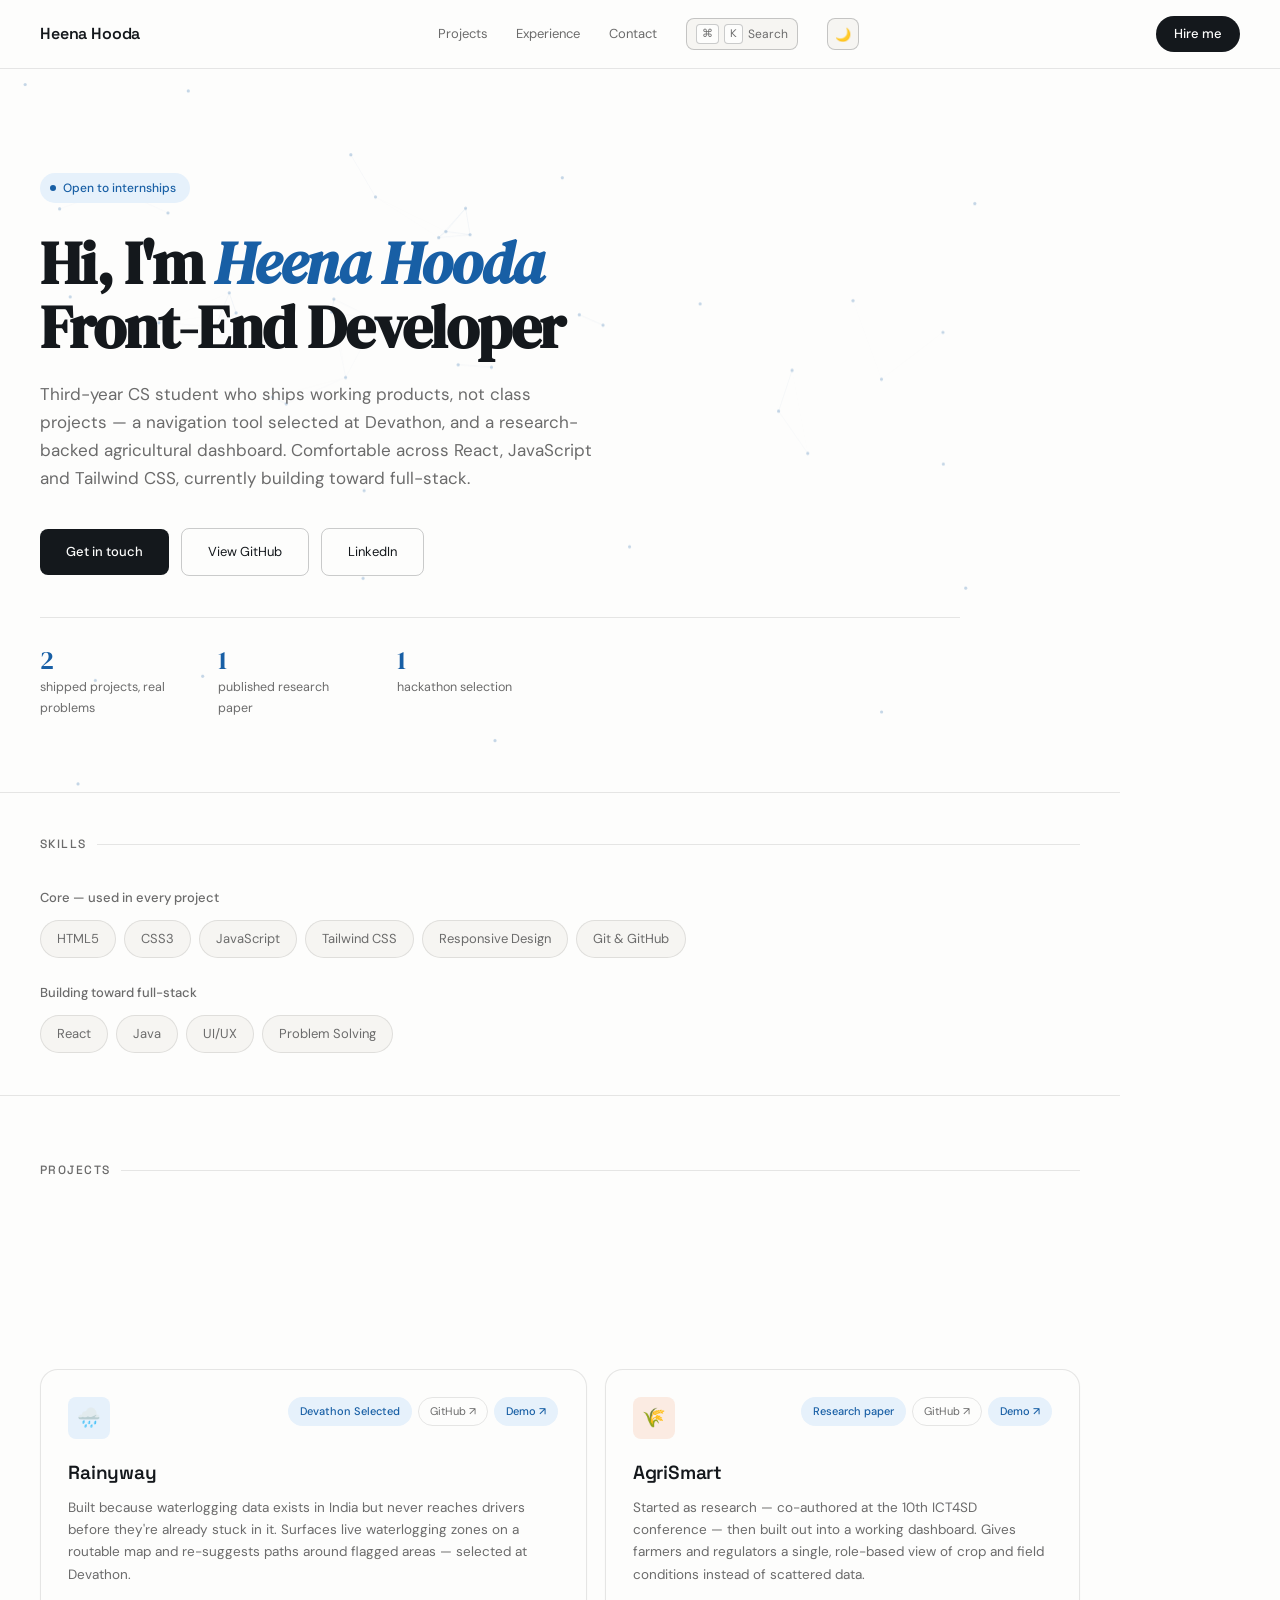
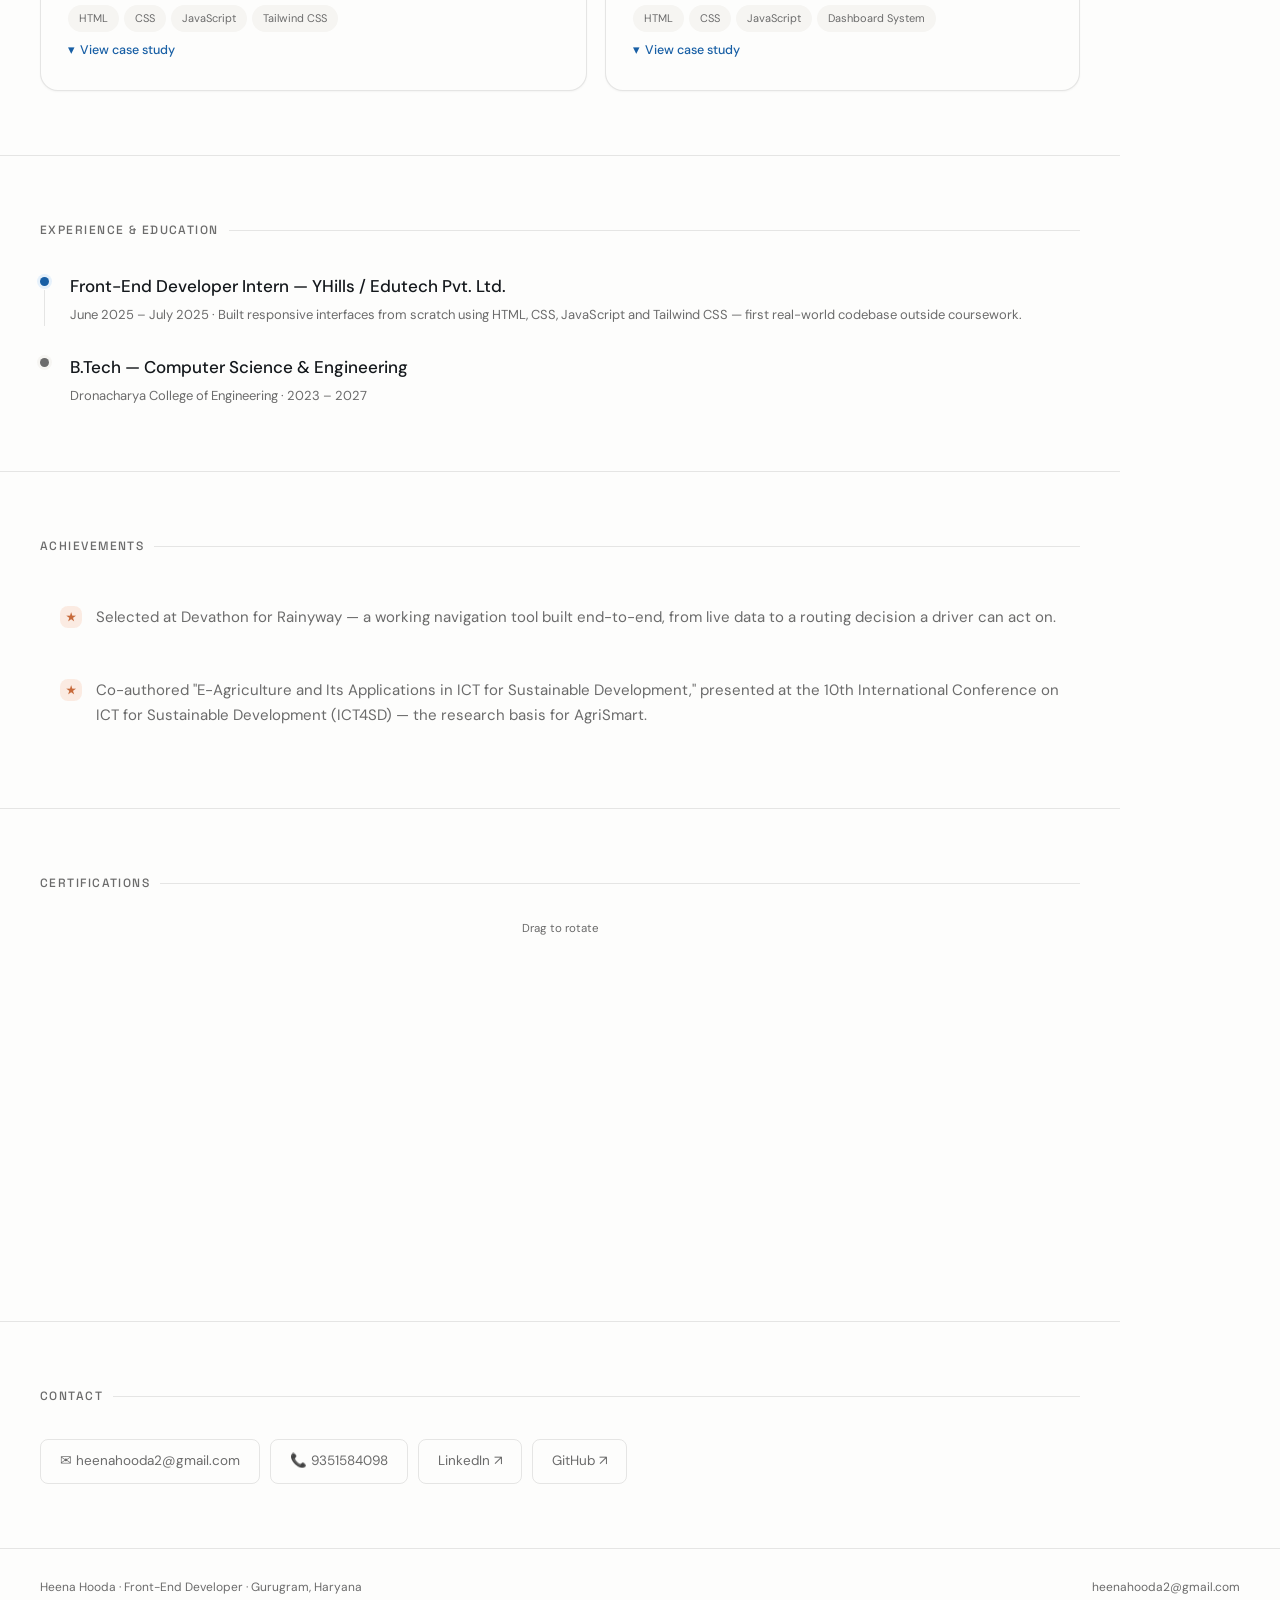
<file: index.html>
<!DOCTYPE html>
<html lang="en">
<head>
<meta charset="UTF-8">
<meta name="viewport" content="width=device-width, initial-scale=1.0">
<meta name="description" content="Heena Hooda — front-end developer. Rainyway, a Devathon-selected waterlogging navigation tool, and AgriSmart, a research-backed agricultural dashboard.">
<title>Heena Hooda — Front-End Developer</title>
<link href="https://fonts.googleapis.com/css2?family=DM+Sans:wght@300;400;500;600&family=DM+Serif+Display:ital@0;1&family=Space+Grotesk:wght@400;500;600&display=swap" rel="stylesheet">
<style>
  *, *::before, *::after { margin: 0; padding: 0; box-sizing: border-box; }

  :root {
    --blue: #185FA5;
    --blue-light: #E6F1FB;
    --amber: #C76A3B;
    --amber-light: #FBEBE2;
    --text: #14181c;
    --muted: #6b6b6b;
    --border: rgba(20,24,28,0.1);
    --border-strong: rgba(20,24,28,0.22);
    --bg: #fdfdfc;
    --bg2: #f6f5f2;
    --card-shadow: 0 1px 2px rgba(20,24,28,0.04);
    --card-shadow-hover: 0 16px 36px -14px rgba(20,24,28,0.18);

    /* type scale, ratio 1.25 */
    --fs-caption: 12px;
    --fs-small: 13px;
    --fs-body: 15px;
    --fs-body-lg: 17px;
    --fs-h3: 19px;
    --fs-h2: 28px;
    --fs-h1: clamp(38px, 6.2vw, 60px);

    --radius-sm: 8px;
    --radius-md: 12px;
    --radius-lg: 18px;
  }

  html.dark {
    --blue: #5B9FE3;
    --blue-light: rgba(91,159,227,0.14);
    --amber: #E08F62;
    --amber-light: rgba(224,143,98,0.12);
    --text: #EDEFF2;
    --muted: #9097a0;
    --border: rgba(237,239,242,0.1);
    --border-strong: rgba(237,239,242,0.2);
    --bg: #0E1115;
    --bg2: #161A1F;
    --card-shadow: 0 1px 2px rgba(0,0,0,0.3);
    --card-shadow-hover: 0 20px 50px -14px rgba(0,0,0,0.55);
  }

  html { scroll-behavior: smooth; }

  body {
    font-family: 'DM Sans', sans-serif;
    color: var(--text);
    background: var(--bg);
    font-size: var(--fs-body);
    line-height: 1.7;
    transition: background 0.3s ease, color 0.3s ease;
  }

  @media (prefers-reduced-motion: reduce) {
    html { scroll-behavior: auto; }
    *, *::before, *::after { animation-duration: 0.01ms !important; transition-duration: 0.01ms !important; }
  }

  a { text-decoration: none; color: inherit; }
  :focus-visible { outline: 2px solid var(--blue); outline-offset: 3px; border-radius: 4px; }
  button { font-family: inherit; cursor: pointer; }

  .skip-link {
    position: absolute; left: -9999px; top: 0; z-index: 200;
    background: var(--text); color: var(--bg); padding: 10px 18px; border-radius: var(--radius-sm);
    font-size: var(--fs-small); font-weight: 500;
  }
  .skip-link:focus { left: 1rem; top: 1rem; }

  /* ---------- NAV ---------- */
  nav {
    position: sticky; top: 0; z-index: 100;
    background: color-mix(in srgb, var(--bg) 88%, transparent);
    backdrop-filter: blur(14px);
    border-bottom: 0.5px solid var(--border);
    display: flex; justify-content: space-between; align-items: center;
    padding: 1rem 2.5rem;
  }
  .nav-logo { font-family: 'Space Grotesk', sans-serif; font-weight: 600; font-size: 16px; letter-spacing: -0.01em; }
  .nav-links { display: flex; gap: 1.8rem; align-items: center; }
  .nav-links a { font-size: var(--fs-small); color: var(--muted); transition: color 0.2s; position: relative; }
  .nav-links a::after {
    content: ''; position: absolute; left: 0; bottom: -4px; width: 0; height: 1px;
    background: var(--blue); transition: width 0.25s ease;
  }
  .nav-links a:hover { color: var(--text); }
  .nav-links a:hover::after { width: 100%; }

  .icon-btn {
    width: 32px; height: 32px; border-radius: var(--radius-sm); border: 0.5px solid var(--border-strong);
    background: var(--bg2); display: flex; align-items: center; justify-content: center;
    transition: border-color 0.2s, background 0.2s;
    font-size: 13px;
  }
  .icon-btn:hover { border-color: var(--blue); background: var(--blue-light); }

  .kbd-hint {
    display: inline-flex; align-items: center; gap: 5px;
    font-size: 12px; color: var(--muted); border: 0.5px solid var(--border-strong);
    border-radius: var(--radius-sm); padding: 5px 9px; background: var(--bg2);
    transition: border-color 0.2s, background 0.2s;
  }
  .kbd-hint:hover { border-color: var(--blue); background: var(--blue-light); color: var(--text); }
  .kbd-hint kbd {
    font-family: 'Space Grotesk', sans-serif; font-size: 11px; background: var(--bg);
    border: 0.5px solid var(--border-strong); border-radius: 4px; padding: 1px 5px; line-height: 1.4;
  }

  .nav-cta {
    font-size: var(--fs-small); padding: 7px 18px; background: var(--text); color: var(--bg);
    border-radius: 100px; transition: opacity 0.2s, transform 0.2s; font-weight: 500;
  }
  .nav-cta:hover { opacity: 0.85; transform: translateY(-1px); }

  /* ---------- HERO ---------- */
  .hero {
    position: relative;
    padding: 6.5rem 2.5rem 4.5rem;
    max-width: 1000px;
    overflow: hidden;
  }
  #hero-canvas {
    position: absolute; inset: 0; width: 100%; height: 100%;
    pointer-events: none; opacity: 0.55;
  }
  .hero-content { position: relative; z-index: 2; }

  .hero-badge {
    display: inline-flex; align-items: center; gap: 7px;
    font-size: var(--fs-caption); color: var(--blue); background: var(--blue-light);
    border-radius: 100px; padding: 5px 14px 5px 10px; margin-bottom: 1.8rem; font-weight: 500;
  }
  .hero-badge .dot { width: 6px; height: 6px; border-radius: 50%; background: var(--blue); animation: pulse 2s infinite; }
  @keyframes pulse { 0%,100%{opacity:1} 50%{opacity:0.3} }

  .hero h1 {
    font-family: 'DM Serif Display', serif;
    font-size: var(--fs-h1);
    line-height: 1.06;
    letter-spacing: -1.2px;
    margin-bottom: 1.3rem;
  }
  .hero h1 em { font-style: italic; color: var(--blue); }

  .hero-sub {
    font-size: var(--fs-body-lg); color: var(--muted); max-width: 560px; margin-bottom: 2.2rem;
    line-height: 1.65;
  }

  .hero-btns { display: flex; gap: 12px; flex-wrap: wrap; margin-bottom: 2.6rem; align-items: center; }

  .btn-dark {
    background: var(--text); color: var(--bg); padding: 12px 26px; border-radius: var(--radius-sm);
    font-size: var(--fs-small); font-weight: 500; transition: transform 0.25s cubic-bezier(.2,.8,.2,1), box-shadow 0.25s;
  }
  .btn-dark:hover { transform: translateY(-2px); box-shadow: 0 10px 24px -8px rgba(0,0,0,0.35); }

  .btn-outline {
    background: transparent; color: var(--text); padding: 12px 26px; border-radius: var(--radius-sm);
    font-size: var(--fs-small); border: 0.5px solid var(--border-strong);
    transition: border-color 0.2s, transform 0.25s cubic-bezier(.2,.8,.2,1), background 0.2s;
  }
  .btn-outline:hover { border-color: var(--blue); background: var(--blue-light); transform: translateY(-2px); }

  .hero-stats {
    display: flex; gap: 2.4rem; flex-wrap: wrap;
    padding-top: 1.8rem; border-top: 0.5px solid var(--border);
  }
  .stat-num {
    font-family: 'DM Serif Display', serif; font-size: 26px; color: var(--blue); line-height: 1;
    margin-bottom: 4px;
  }
  .stat-label { font-size: 12.5px; color: var(--muted); max-width: 140px; }

  /* ---------- SECTIONS ---------- */
  section { padding: 4rem 2.5rem; border-top: 0.5px solid var(--border); max-width: 1120px; }
  section.tight { padding-top: 2.6rem; padding-bottom: 2.6rem; }

  .section-label {
    font-family: 'Space Grotesk', sans-serif;
    font-size: var(--fs-caption); font-weight: 500; letter-spacing: 0.12em; text-transform: uppercase;
    color: var(--muted); margin-bottom: 2rem;
    display: flex; align-items: center; gap: 10px;
  }
  .section-label::after { content: ''; flex: 1; height: 0.5px; background: var(--border); }

  /* ---------- SKILLS ---------- */
  .skill-group-title { font-size: var(--fs-small); color: var(--muted); margin-bottom: 0.7rem; font-weight: 500; }
  .skills-wrap { display: flex; flex-wrap: wrap; gap: 8px; }
  .skill {
    font-size: var(--fs-small); padding: 7px 16px; border-radius: 100px; border: 0.5px solid var(--border);
    color: var(--muted); background: var(--bg2);
    transition: border-color 0.2s, color 0.2s, transform 0.2s, background 0.2s;
  }
  .skill:hover { border-color: var(--blue); color: var(--text); background: var(--blue-light); transform: translateY(-1px); }

  /* ---------- PROJECTS ---------- */
  .projects-grid { display: grid; grid-template-columns: 1.15fr 1fr; gap: 18px; }
  @media (max-width: 800px) { .projects-grid { grid-template-columns: 1fr; } }

  .project-card {
    border: 0.5px solid var(--border); border-radius: var(--radius-lg); padding: 1.7rem;
    background: var(--bg); box-shadow: var(--card-shadow);
    transition: border-color 0.25s, transform 0.3s cubic-bezier(.2,.8,.2,1), box-shadow 0.3s;
  }
  .project-card:hover {
    border-color: var(--border-strong); transform: translateY(-4px);
    box-shadow: var(--card-shadow-hover);
  }
  .card-top { display: flex; justify-content: space-between; align-items: flex-start; margin-bottom: 1.1rem; gap: 0.8rem; }
  .card-icon {
    width: 42px; height: 42px; border-radius: var(--radius-sm); display: flex; align-items: center;
    justify-content: center; font-size: 19px; flex-shrink: 0;
  }
  .card-links { display: flex; gap: 6px; align-items: center; flex-wrap: wrap; justify-content: flex-end; }
  .chip {
    font-size: 11px; padding: 4px 11px; border-radius: 100px; border: 0.5px solid var(--border);
    color: var(--muted); transition: color 0.2s, border-color 0.2s;
  }
  .chip:hover { color: var(--text); border-color: var(--border-strong); }
  .chip-blue { background: var(--blue-light); color: var(--blue); border-color: transparent; font-weight: 500; }
  .card-title {
    font-family: 'Space Grotesk', sans-serif; font-size: var(--fs-h3); font-weight: 600; margin-bottom: 8px;
    letter-spacing: -0.01em;
  }
  .card-desc { font-size: 13.5px; color: var(--muted); line-height: 1.65; margin-bottom: 1.2rem; }
  .tag-row { display: flex; flex-wrap: wrap; gap: 5px; align-items: center; }
  .tag { font-size: 11px; padding: 4px 11px; border-radius: 100px; background: var(--bg2); color: var(--muted); }

  .case-study-toggle {
    display: inline-flex; align-items: center; gap: 5px; font-size: 12.5px; color: var(--blue);
    background: none; border: none; padding: 4px 0; margin-top: 0.4rem; font-weight: 500;
  }
  .case-study-toggle .chev { transition: transform 0.25s ease; display: inline-block; }
  .case-study-toggle[aria-expanded="true"] .chev { transform: rotate(180deg); }

  .case-study {
    overflow: hidden; max-height: 0; transition: max-height 0.4s cubic-bezier(.2,.8,.2,1);
  }
  .case-study.open { max-height: 600px; }
  .case-study-inner {
    padding-top: 1.2rem; margin-top: 1rem; border-top: 0.5px solid var(--border);
    display: grid; gap: 0.9rem;
  }
  .cs-block-label {
    font-family: 'Space Grotesk', sans-serif; font-size: 11px; font-weight: 600; letter-spacing: 0.08em;
    text-transform: uppercase; color: var(--muted); margin-bottom: 4px;
  }
  .cs-block p, .cs-block li { font-size: 13px; color: var(--muted); line-height: 1.6; }
  .cs-block ul { padding-left: 1.1rem; }

  /* ---------- TIMELINE ---------- */
  .timeline { display: flex; flex-direction: column; gap: 1.7rem; }
  .tl-item { display: flex; gap: 1.3rem; }
  .tl-left { display: flex; flex-direction: column; align-items: center; gap: 4px; padding-top: 5px; }
  .tl-dot { width: 9px; height: 9px; border-radius: 50%; background: var(--blue); flex-shrink: 0; box-shadow: 0 0 0 3px var(--blue-light); }
  .tl-dot.gray { background: var(--muted); box-shadow: 0 0 0 3px var(--bg2); }
  .tl-line { width: 1px; flex: 1; background: var(--border); min-height: 30px; }
  .tl-title { font-size: var(--fs-body-lg); font-weight: 500; }
  .tl-sub { font-size: var(--fs-small); color: var(--muted); margin-top: 4px; line-height: 1.6; }

  /* ---------- ACHIEVEMENTS ---------- */
  .ach-list { display: flex; flex-direction: column; gap: 14px; }
  .ach-item {
    display: flex; gap: 14px; align-items: flex-start; font-size: var(--fs-body); color: var(--muted);
    line-height: 1.65; padding: 1rem 1.2rem; border-radius: var(--radius-md);
    border: 0.5px solid transparent; transition: border-color 0.2s, background 0.2s;
  }
  .ach-item:hover { border-color: var(--border); background: var(--bg2); }
  .ach-mark {
    width: 22px; height: 22px; border-radius: var(--radius-sm); background: var(--amber-light); color: var(--amber);
    display: flex; align-items: center; justify-content: center; font-size: 11px; font-weight: 600;
    flex-shrink: 0; margin-top: 1px;
  }

  /* ---------- CERTIFICATIONS ---------- */
  .cert-grid { display: grid; grid-template-columns: repeat(auto-fit, minmax(200px, 1fr)); gap: 12px; }
  .cert-card {
    border: 0.5px solid var(--border); border-radius: var(--radius-md); padding: 1.1rem 1.3rem; background: var(--bg2);
    transition: border-color 0.2s, transform 0.2s;
  }
  .cert-card:hover { border-color: var(--border-strong); transform: translateY(-2px); }
  .cert-name { font-size: var(--fs-small); font-weight: 500; margin-bottom: 3px; }
  .cert-by { font-size: 12px; color: var(--muted); }

  /* ---------- CONTACT ---------- */
  .contact-chips { display: flex; flex-wrap: wrap; gap: 10px; }
  .contact-chip {
    display: flex; align-items: center; gap: 9px; font-size: 13.5px; color: var(--muted);
    border: 0.5px solid var(--border); padding: 10px 19px; border-radius: var(--radius-sm);
    transition: color 0.2s, border-color 0.2s, transform 0.2s, background 0.2s;
  }
  .contact-chip:hover {
    color: var(--text); border-color: var(--blue); background: var(--blue-light);
    transform: translateY(-2px);
  }

  footer {
    border-top: 0.5px solid var(--border); padding: 1.8rem 2.5rem; font-size: 12px; color: var(--muted);
    display: flex; justify-content: space-between; flex-wrap: wrap; gap: 8px;
  }

  .fade-in { opacity: 0; transform: translateY(18px); transition: opacity 0.6s ease, transform 0.6s ease; }
  .fade-in.visible { opacity: 1; transform: translateY(0); }

  /* ---------- COMMAND PALETTE ---------- */
  .palette-overlay {
    position: fixed; inset: 0; z-index: 300; background: rgba(10,12,14,0.5);
    backdrop-filter: blur(3px);
    display: flex; align-items: flex-start; justify-content: center;
    padding-top: 14vh;
    opacity: 0; visibility: hidden; transition: opacity 0.18s ease;
  }
  .palette-overlay.open { opacity: 1; visibility: visible; }

  .palette {
    width: 100%; max-width: 460px; background: var(--bg); border: 0.5px solid var(--border-strong);
    border-radius: var(--radius-md); box-shadow: 0 30px 70px -20px rgba(0,0,0,0.4);
    overflow: hidden;
    transform: translateY(-8px) scale(0.98); transition: transform 0.18s ease;
  }
  .palette-overlay.open .palette { transform: translateY(0) scale(1); }

  .palette-input-row {
    display: flex; align-items: center; gap: 10px; padding: 14px 16px;
    border-bottom: 0.5px solid var(--border);
  }
  .palette-input-row svg { flex-shrink: 0; color: var(--muted); }
  #palette-input {
    flex: 1; border: none; outline: none; background: none; font-size: 15px;
    color: var(--text); font-family: 'DM Sans', sans-serif;
  }
  #palette-input::placeholder { color: var(--muted); }

  .palette-results { max-height: 320px; overflow-y: auto; padding: 6px; }
  .palette-item {
    display: flex; align-items: center; gap: 12px; padding: 10px 12px; border-radius: var(--radius-sm);
    font-size: 13.5px; color: var(--text); cursor: pointer; width: 100%; text-align: left; background: none; border: none;
  }
  .palette-item .pi-icon {
    width: 26px; height: 26px; border-radius: 7px; background: var(--bg2); display: flex;
    align-items: center; justify-content: center; font-size: 13px; flex-shrink: 0;
  }
  .palette-item .pi-sub { color: var(--muted); font-size: 12px; margin-left: auto; }
  .palette-item[aria-selected="true"], .palette-item:hover { background: var(--blue-light); }
  .palette-empty { padding: 24px 16px; text-align: center; color: var(--muted); font-size: 13px; }
  .palette-footer {
    display: flex; gap: 14px; padding: 9px 16px; border-top: 0.5px solid var(--border);
    font-size: 11px; color: var(--muted);
  }
  .palette-footer kbd {
    font-family: 'Space Grotesk', sans-serif; background: var(--bg2); border: 0.5px solid var(--border-strong);
    border-radius: 4px; padding: 1px 5px; margin-right: 4px;
  }

  /* ---------- FLOWING MENU ---------- */
  .flow-menu { border: 0.5px solid var(--border); border-radius: var(--radius-lg); overflow: hidden; margin-bottom: 1.6rem; }
  .flow-item {
    position: relative; display: block; padding: 1.4rem 1.8rem;
    border-bottom: 0.5px solid var(--border); overflow: hidden; cursor: pointer;
    background: var(--bg);
  }
  .flow-item:last-child { border-bottom: none; }
  .flow-item-row {
    display: flex; align-items: center; justify-content: space-between; gap: 1rem; position: relative; z-index: 2;
  }
  .flow-item-title {
    font-family: 'Space Grotesk', sans-serif; font-size: clamp(20px, 3.4vw, 30px); font-weight: 600;
    letter-spacing: -0.01em; transition: color 0.4s ease;
  }
  .flow-item-tag {
    font-size: 11px; color: var(--muted); border: 0.5px solid var(--border-strong); border-radius: 100px;
    padding: 4px 12px; flex-shrink: 0; transition: border-color 0.3s, color 0.3s;
  }
  .flow-item-arrow { font-size: 18px; color: var(--muted); transition: transform 0.35s cubic-bezier(.2,.8,.2,1), color 0.3s; }

  .flow-marquee {
    position: absolute; inset: 0; display: flex; align-items: center;
    background: var(--text); color: var(--bg);
    transform: translateY(101%); transition: transform 0.45s cubic-bezier(.2,.85,.2,1);
    overflow: hidden; z-index: 1; white-space: nowrap;
  }
  .flow-item:hover .flow-marquee { transform: translateY(0); }
  .flow-item:hover .flow-item-title { color: var(--bg); }
  .flow-item:hover .flow-item-tag { border-color: rgba(255,255,255,0.4); color: var(--bg); }
  .flow-item:hover .flow-item-arrow { color: var(--bg); transform: translateX(6px) rotate(0deg); }

  .flow-track {
    display: flex; align-items: center; gap: 2.5rem; padding-left: 2.5rem;
    animation: flow-scroll 11s linear infinite;
    will-change: transform;
  }
  .flow-item:hover .flow-track { animation-play-state: running; }
  .flow-track span {
    font-family: 'Space Grotesk', sans-serif; font-size: clamp(20px, 3.4vw, 30px); font-weight: 600;
    display: flex; align-items: center; gap: 1.2rem; flex-shrink: 0;
  }
  .flow-track span::after { content: '✦'; font-size: 14px; opacity: 0.5; margin-left: 1.2rem; }

  @keyframes flow-scroll {
    from { transform: translateX(0); }
    to { transform: translateX(-50%); }
  }

  @media (prefers-reduced-motion: reduce) {
    .flow-track { animation: none; }
  }

  /* ---------- DOME GALLERY (certifications) ---------- */
  .dome-wrap {
    position: relative; height: 280px; margin: 0 auto 1rem;
    perspective: 1100px; display: flex; align-items: center; justify-content: center;
    cursor: grab; touch-action: pan-y;
  }
  .dome-wrap.grabbing { cursor: grabbing; }
  .dome-stage {
    position: relative; width: 220px; height: 150px;
    transform-style: preserve-3d;
    transition: transform 0.15s ease-out;
  }
  .dome-card {
    position: absolute; top: 0; left: 0; width: 200px; height: 130px;
    border-radius: var(--radius-md); border: 0.5px solid var(--border-strong);
    background: var(--bg2); display: flex; flex-direction: column; justify-content: center;
    padding: 1.1rem 1.2rem; box-shadow: var(--card-shadow);
    backface-visibility: hidden;
  }
  .dome-card .cert-name { font-size: 13px; font-weight: 600; margin-bottom: 4px; }
  .dome-card .cert-by { font-size: 11.5px; color: var(--muted); }
  .dome-hint {
    text-align: center; font-size: 11.5px; color: var(--muted); margin-top: -0.4rem; margin-bottom: 1.4rem;
  }

  @media (max-width: 600px) {
    nav { padding: 1rem 1.2rem; }
    .nav-links { display: none; }
    .hero { padding: 3.5rem 1.2rem 2.2rem; }
    section { padding: 2.4rem 1.2rem; }
    footer { padding: 1.2rem 1.2rem; }
    .hero-stats { gap: 1.6rem; }
    .palette-overlay { padding-top: 8vh; padding-left: 1rem; padding-right: 1rem; }
    .flow-item { padding: 1.1rem 1.2rem; }
    .flow-item-tag { display: none; }
    .dome-wrap { height: 230px; }
  }

</style>
</head>
<body>

<a href="#main" class="skip-link">Skip to content</a>

<nav>
  <div class="nav-logo">Heena Hooda</div>
  <div class="nav-links">
    <a href="#projects">Projects</a>
    <a href="#experience">Experience</a>
    <a href="#contact">Contact</a>
    <button class="kbd-hint" id="palette-trigger" type="button" aria-haspopup="dialog">
      <kbd>⌘</kbd><kbd>K</kbd> Search
    </button>
    <button class="icon-btn" id="theme-toggle" aria-label="Toggle dark mode" type="button">🌙</button>
  </div>
  <a class="nav-cta" href="mailto:heenahooda2@gmail.com">Hire me</a>
</nav>

<main id="main">

<div class="hero fade-in">
  <canvas id="hero-canvas" aria-hidden="true"></canvas>
  <div class="hero-content">
    <div class="hero-badge"><span class="dot"></span>Open to internships</div>
    <h1>Hi, I'm <em>Heena Hooda</em><br>Front-End Developer</h1>
    <p class="hero-sub">Third-year CS student who ships working products, not class projects — a navigation tool selected at Devathon, and a research-backed agricultural dashboard. Comfortable across React, JavaScript and Tailwind CSS, currently building toward full-stack.</p>
    <div class="hero-btns">
      <a class="btn-dark" href="mailto:heenahooda2@gmail.com">Get in touch</a>
      <a class="btn-outline" href="https://github.com/heenahooda" target="_blank">View GitHub</a>
      <a class="btn-outline" href="https://linkedin.com/in/heena-hooda-870b40323" target="_blank">LinkedIn</a>
    </div>
    <div class="hero-stats">
      <div>
        <div class="stat-num">2</div>
        <div class="stat-label">shipped projects, real problems</div>
      </div>
      <div>
        <div class="stat-num">1</div>
        <div class="stat-label">published research paper</div>
      </div>
      <div>
        <div class="stat-num">1</div>
        <div class="stat-label">hackathon selection</div>
      </div>
    </div>
  </div>
</div>

<section class="fade-in tight">
  <div class="section-label">Skills</div>
  <div style="margin-bottom: 1.5rem;">
    <div class="skill-group-title">Core — used in every project</div>
    <div class="skills-wrap">
      <span class="skill">HTML5</span>
      <span class="skill">CSS3</span>
      <span class="skill">JavaScript</span>
      <span class="skill">Tailwind CSS</span>
      <span class="skill">Responsive Design</span>
      <span class="skill">Git & GitHub</span>
    </div>
  </div>
  <div>
    <div class="skill-group-title">Building toward full-stack</div>
    <div class="skills-wrap">
      <span class="skill">React</span>
      <span class="skill">Java</span>
      <span class="skill">UI/UX</span>
      <span class="skill">Problem Solving</span>
    </div>
  </div>
</section>

<section id="projects" class="fade-in">
  <div class="section-label">Projects</div>

  <nav class="flow-menu" aria-label="Jump to a project">
    <a class="flow-item" data-flow-target="card-rainyway">
      <div class="flow-item-row">
        <span class="flow-item-title">Rainyway</span>
        <span class="flow-item-tag">Devathon Selected</span>
        <span class="flow-item-arrow">→</span>
      </div>
      <div class="flow-marquee" aria-hidden="true">
        <div class="flow-track">
          <span>Rainyway</span><span>Live waterlogging</span><span>Devathon selected</span><span>Rainyway</span><span>Live waterlogging</span><span>Devathon selected</span>
        </div>
      </div>
    </a>
    <a class="flow-item" data-flow-target="card-agrismart">
      <div class="flow-item-row">
        <span class="flow-item-title">AgriSmart</span>
        <span class="flow-item-tag">Research-backed</span>
        <span class="flow-item-arrow">→</span>
      </div>
      <div class="flow-marquee" aria-hidden="true">
        <div class="flow-track">
          <span>AgriSmart</span><span>ICT4SD research</span><span>Crop dashboard</span><span>AgriSmart</span><span>ICT4SD research</span><span>Crop dashboard</span>
        </div>
      </div>
    </a>
  </nav>

  <div class="projects-grid">

    <div class="project-card" id="card-rainyway">
      <div class="card-top">
        <div class="card-icon" style="background:var(--blue-light);">🌧️</div>
        <div class="card-links">
          <span class="chip chip-blue"> Devathon  Selected </span>
          <a class="chip" href="https://github.com/heenahooda/rainyscape-" target="_blank">GitHub ↗</a>
          <a class="chip chip-blue" href="https://github.com/heenahooda/rainyscape-" target="_blank">Demo ↗</a>
        </div>
      </div>
      <div class="card-title">Rainyway </div>
      <div class="card-desc">Built because waterlogging data exists in India but never reaches drivers before they're already stuck in it. Surfaces live waterlogging zones on a routable map and re-suggests paths around flagged areas — selected at Devathon.</div>
      <div class="tag-row">
        <span class="tag">HTML</span><span class="tag">CSS</span><span class="tag">JavaScript</span><span class="tag">Tailwind CSS</span>
      </div>
      <button class="case-study-toggle" aria-expanded="false" aria-controls="case-rainyway" data-toggle-case>
        <span class="chev">▾</span> View case study
      </button>
      <div class="case-study" id="case-rainyway">
        <div class="case-study-inner">
          <div class="cs-block">
            <div class="cs-block-label">Problem</div>
            <p>Waterlogging during heavy rain is one of the most common, recurring disruptions on Indian roads — but the data on which roads are affected almost never reaches the person about to drive into one.</p>
          </div>
          <div class="cs-block">
            <div class="cs-block-label">Approach</div>
            <ul>
              <li>Map interface layered with live waterlogging zones over a routable street view</li>
              <li>Route logic re-suggests paths around flagged areas instead of just warning after the fact</li>
            </ul>
          </div>
          <div class="cs-block">
            <div class="cs-block-label">Outcome</div>
            <p>Selected at Devathon — recognized for solving a real, recurring problem with a usable end-to-end flow, not just a UI mockup.</p>
          </div>
        </div>
      </div>
    </div>

    <div class="project-card" id="card-agrismart">
      <div class="card-top">
        <div class="card-icon" style="background:var(--amber-light);">🌾</div>
        <div class="card-links">
          <span class="chip chip-blue"> Research paper </span>
          <a class="chip" href="https://github.com/heenahooda/agrismarty" target="_blank">GitHub ↗</a>
<a class="chip chip-blue" href="https://github.com/heenahooda/agrismarty" target="_blank">Demo ↗</a>
        </div>
      </div>
      <div class="card-title">AgriSmart </div>
      <div class="card-desc">Started as research — co-authored at the 10th ICT4SD conference — then built out into a working dashboard. Gives farmers and regulators a single, role-based view of crop and field conditions instead of scattered data.</div>
      <div class="tag-row">
        <span class="tag">HTML</span><span class="tag">CSS</span><span class="tag">JavaScript</span><span class="tag">Dashboard System</span>
      </div>
      <button class="case-study-toggle" aria-expanded="false" aria-controls="case-agrismart" data-toggle-case>
        <span class="chev">▾</span> View case study
      </button>
      <div class="case-study" id="case-agrismart">
        <div class="case-study-inner">
          <div class="cs-block">
            <div class="cs-block-label">Problem</div>
            <p>Most agricultural dashboards target large operations. Smallholder farmers rarely get a single, legible view of crop and field conditions they can actually act on.</p>
          </div>
          <div class="cs-block">
            <div class="cs-block-label">Approach</div>
            <ul>
              <li>Role-based views so farmers and regulators see what's relevant to them, not one undifferentiated dashboard</li>
              <li>Built on the research basis from a co-authored ICT4SD paper on e-agriculture, rather than starting from a blank UI brief</li>
            </ul>
          </div>
          <div class="cs-block">
            <div class="cs-block-label">Outcome</div>
            <p>A working dashboard that gives the research an actual interface — the kind of thing a reader of the paper could open and use.</p>
          </div>
        </div>
      </div>
    </div>

  </div>
</section>

<section id="experience" class="fade-in">
  <div class="section-label">Experience & Education</div>
  <div class="timeline">
    <div class="tl-item">
      <div class="tl-left"><div class="tl-dot"></div><div class="tl-line"></div></div>
      <div>
        <div class="tl-title">Front-End Developer Intern — YHills / Edutech Pvt. Ltd.</div>
        <div class="tl-sub">June 2025 – July 2025 · Built responsive interfaces from scratch using HTML, CSS, JavaScript and Tailwind CSS — first real-world codebase outside coursework.</div>
      </div>
    </div>
    <div class="tl-item">
      <div class="tl-left"><div class="tl-dot gray"></div></div>
      <div>
        <div class="tl-title">B.Tech — Computer Science & Engineering</div>
        <div class="tl-sub">Dronacharya College of Engineering · 2023 – 2027</div>
      </div>
    </div>
  </div>
</section>

<section class="fade-in">
  <div class="section-label">Achievements</div>
  <div class="ach-list">
    <div class="ach-item"><div class="ach-mark">★</div> Selected at Devathon for Rainyway — a working navigation tool built end-to-end, from live data to a routing decision a driver can act on.</div>
    <div class="ach-item"><div class="ach-mark">★</div> Co-authored "E-Agriculture and Its Applications in ICT for Sustainable Development," presented at the 10th International Conference on ICT for Sustainable Development (ICT4SD) — the research basis for AgriSmart.</div>
  </div>
</section>

<section class="fade-in">
  <div class="section-label">Certifications</div>
  <div class="dome-hint">Drag to rotate</div>
  <div class="dome-wrap" id="dome-wrap">
    <div class="dome-stage" id="dome-stage">
      <div class="dome-card"><div class="cert-name">Web Development Certificate</div><div class="cert-by">GeeksforGeeks × IIT Roorkee Technical Fest</div></div>
      <div class="dome-card"><div class="cert-name">Oracle Certified Foundations Associate</div><div class="cert-by">AI Foundations · Oracle</div></div>
      <div class="dome-card"><div class="cert-name">Technology Job Simulation</div><div class="cert-by">Deloitte · Virtual Experience</div></div>
    </div>
  </div>
</section>

<section id="contact" class="fade-in">
  <div class="section-label">Contact</div>
  <div class="contact-chips">
    <a class="contact-chip" href="mailto:heenahooda2@gmail.com">✉ heenahooda2@gmail.com</a>
    <a class="contact-chip" href="tel:9351584098">📞 9351584098</a>
    <a class="contact-chip" href="https://linkedin.com/in/heena-hooda-870b40323" target="_blank">LinkedIn ↗</a>
    <a class="contact-chip" href="https://github.com/heenahooda/rainyscape-" target="_blank">GitHub ↗</a>
  </div>
</section>

</main>

<footer>
  <span>Heena Hooda · Front-End Developer · Gurugram, Haryana</span>
  <span>heenahooda2@gmail.com</span>
</footer>

<!-- Command palette -->
<div class="palette-overlay" id="palette-overlay" role="dialog" aria-modal="true" aria-label="Quick search">
  <div class="palette">
    <div class="palette-input-row">
      <svg width="16" height="16" viewBox="0 0 24 24" fill="none" stroke="currentColor" stroke-width="2"><circle cx="11" cy="11" r="8"/><line x1="21" y1="21" x2="16.65" y2="16.65"/></svg>
      <input id="palette-input" type="text" placeholder="Jump to a section, project, or contact link..." autocomplete="off" aria-label="Search portfolio">
    </div>
    <div class="palette-results" id="palette-results" role="listbox"></div>
    <div class="palette-footer">
      <span><kbd>↑</kbd><kbd>↓</kbd> navigate</span>
      <span><kbd>↵</kbd> select</span>
      <span><kbd>esc</kbd> close</span>
    </div>
  </div>
</div>

<script>
  // Scroll-triggered fade-ins
  const observer = new IntersectionObserver((entries) => {
    entries.forEach(e => { if (e.isIntersecting) e.target.classList.add('visible'); });
  }, { threshold: 0.1 });
  document.querySelectorAll('.fade-in').forEach(el => observer.observe(el));

  // Dark mode: respect system preference, allow manual override, no flash
  const root = document.documentElement;
  const themeToggle = document.getElementById('theme-toggle');
  const stored = localStorage.getItem('theme');
  const prefersDark = window.matchMedia('(prefers-color-scheme: dark)').matches;

  function applyTheme(isDark) {
    root.classList.toggle('dark', isDark);
    themeToggle.textContent = isDark ? '☀️' : '🌙';
  }
  applyTheme(stored ? stored === 'dark' : prefersDark);

  themeToggle.addEventListener('click', () => {
    const isDark = !root.classList.contains('dark');
    applyTheme(isDark);
    localStorage.setItem('theme', isDark ? 'dark' : 'light');
  });

  // Expandable case studies
  document.querySelectorAll('[data-toggle-case]').forEach((btn) => {
    btn.addEventListener('click', () => {
      const panel = document.getElementById(btn.getAttribute('aria-controls'));
      const isOpen = btn.getAttribute('aria-expanded') === 'true';
      btn.setAttribute('aria-expanded', String(!isOpen));
      panel.classList.toggle('open', !isOpen);
      btn.lastChild.textContent = isOpen ? ' View case study' : ' Hide case study';
    });
  });

  // ---------- Command palette ----------
  (function () {
    const overlay = document.getElementById('palette-overlay');
    const trigger = document.getElementById('palette-trigger');
    const input = document.getElementById('palette-input');
    const results = document.getElementById('palette-results');
    let selectedIndex = 0;
    let lastFocused = null;

    const ITEMS = [
      { icon: '🏠', label: 'Top of page', sub: 'Hero', action: () => scrollToId('main') },
      { icon: '🧰', label: 'Skills', sub: 'Section', action: () => scrollToId('main') },
      { icon: '🌧️', label: 'Rainyway', sub: 'Project — Devathon selected', action: () => scrollToId('card-rainyway') },
      { icon: '🌾', label: 'AgriSmart', sub: 'Project — research-backed', action: () => scrollToId('card-agrismart') },
      { icon: '🧭', label: 'Experience & Education', sub: 'Section', action: () => scrollToId('experience') },
      { icon: '✉️', label: 'Email Heena', sub: 'heenahooda2@gmail.com', action: () => window.location.href = 'mailto:heenahooda2@gmail.com' },
      { icon: '📞', label: 'Call', sub: '9351584098', action: () => window.location.href = 'tel:9351584098' },
      { icon: '🔗', label: 'LinkedIn', sub: 'Opens in new tab', action: () => window.open('https://linkedin.com/in/heena-hooda-870b40323', '_blank') },
      { icon: '💻', label: 'GitHub', sub: 'Opens in new tab', action: () => window.open('https://github.com/heenahooda', '_blank') },
      { icon: '🌙', label: 'Toggle dark mode', sub: '', action: () => themeToggle.click() },
    ];

    function scrollToId(id) {
      const el = document.getElementById(id);
      if (el) el.scrollIntoView({ behavior: 'smooth', block: 'start' });
    }

    function render(list) {
      results.innerHTML = '';
      if (list.length === 0) {
        results.innerHTML = '<div class="palette-empty">No matches. Try "project", "contact", or "dark".</div>';
        return;
      }
      list.forEach((item, i) => {
        const btn = document.createElement('button');
        btn.className = 'palette-item';
        btn.setAttribute('role', 'option');
        btn.setAttribute('aria-selected', String(i === selectedIndex));
        btn.innerHTML = `<span class="pi-icon">${item.icon}</span><span>${item.label}</span><span class="pi-sub">${item.sub}</span>`;
        btn.addEventListener('click', () => { item.action(); closePalette(); });
        results.appendChild(btn);
      });
    }

    let filtered = ITEMS;

    function filterItems(query) {
      const q = query.trim().toLowerCase();
      filtered = q
        ? ITEMS.filter((it) => (it.label + ' ' + it.sub).toLowerCase().includes(q))
        : ITEMS;
      selectedIndex = 0;
      render(filtered);
    }

    function openPalette() {
      lastFocused = document.activeElement;
      overlay.classList.add('open');
      input.value = '';
      filterItems('');
      setTimeout(() => input.focus(), 30);
      document.body.style.overflow = 'hidden';
    }

    function closePalette() {
      overlay.classList.remove('open');
      document.body.style.overflow = '';
      if (lastFocused && lastFocused.focus) lastFocused.focus();
    }

    trigger.addEventListener('click', openPalette);

    document.addEventListener('keydown', (e) => {
      const isMeta = e.metaKey || e.ctrlKey;
      if (isMeta && e.key.toLowerCase() === 'k') {
        e.preventDefault();
        overlay.classList.contains('open') ? closePalette() : openPalette();
      } else if (e.key === 'Escape' && overlay.classList.contains('open')) {
        closePalette();
      }
    });

    overlay.addEventListener('click', (e) => { if (e.target === overlay) closePalette(); });

    input.addEventListener('input', () => filterItems(input.value));

    input.addEventListener('keydown', (e) => {
      if (e.key === 'ArrowDown') {
        e.preventDefault();
        selectedIndex = Math.min(selectedIndex + 1, filtered.length - 1);
        render(filtered);
      } else if (e.key === 'ArrowUp') {
        e.preventDefault();
        selectedIndex = Math.max(selectedIndex - 1, 0);
        render(filtered);
      } else if (e.key === 'Enter') {
        e.preventDefault();
        if (filtered[selectedIndex]) {
          filtered[selectedIndex].action();
          closePalette();
        }
      }
    });
  })();

  // Signature hero element: cursor-reactive data-trail graph.
  (function () {
    const canvas = document.getElementById('hero-canvas');
    const ctx = canvas.getContext('2d');
    const heroEl = canvas.closest('.hero');
    let width, height, dpr;
    let points = [];
    let mouse = { x: -9999, y: -9999, active: false };
    let raf = null;

    const prefersReducedMotion = window.matchMedia('(prefers-reduced-motion: reduce)').matches;

    function resize() {
      const rect = heroEl.getBoundingClientRect();
      dpr = Math.min(window.devicePixelRatio || 1, 2);
      width = rect.width;
      height = rect.height;
      canvas.width = width * dpr;
      canvas.height = height * dpr;
      canvas.style.width = width + 'px';
      canvas.style.height = height + 'px';
      ctx.setTransform(1, 0, 0, 1, 0, 0);
      ctx.scale(dpr, dpr);

      const count = Math.min(46, Math.floor((width * height) / 14000));
      points = Array.from({ length: count }, () => ({
        x: Math.random() * width,
        y: Math.random() * height,
        vx: (Math.random() - 0.5) * 0.18,
        vy: (Math.random() - 0.5) * 0.18,
      }));
    }

    function isDark() { return root.classList.contains('dark'); }

    function draw() {
      ctx.clearRect(0, 0, width, height);
      const lineColor = isDark() ? 'rgba(91,159,227,' : 'rgba(24,95,165,';
      const dotColor = isDark() ? 'rgba(91,159,227,' : 'rgba(24,95,165,';

      for (const p of points) {
        p.x += p.vx;
        p.y += p.vy;
        if (p.x < 0 || p.x > width) p.vx *= -1;
        if (p.y < 0 || p.y > height) p.vy *= -1;

        if (mouse.active) {
          const dx = mouse.x - p.x, dy = mouse.y - p.y;
          const dist = Math.sqrt(dx * dx + dy * dy);
          if (dist < 160 && dist > 0.01) {
            p.x += (dx / dist) * 0.12;
            p.y += (dy / dist) * 0.12;
          }
        }
      }

      for (let i = 0; i < points.length; i++) {
        for (let j = i + 1; j < points.length; j++) {
          const dx = points[i].x - points[j].x, dy = points[i].y - points[j].y;
          const dist = Math.sqrt(dx * dx + dy * dy);
          if (dist < 95) {
            ctx.strokeStyle = lineColor + (0.12 * (1 - dist / 95)) + ')';
            ctx.lineWidth = 1;
            ctx.beginPath();
            ctx.moveTo(points[i].x, points[i].y);
            ctx.lineTo(points[j].x, points[j].y);
            ctx.stroke();
          }
        }
      }

      for (const p of points) {
        let r = 1.6;
        let alpha = 0.45;
        if (mouse.active) {
          const dx = mouse.x - p.x, dy = mouse.y - p.y;
          const dist = Math.sqrt(dx * dx + dy * dy);
          if (dist < 160) {
            const t = 1 - dist / 160;
            r = 1.6 + t * 1.8;
            alpha = 0.45 + t * 0.4;
          }
        }
        ctx.fillStyle = dotColor + alpha + ')';
        ctx.beginPath();
        ctx.arc(p.x, p.y, r, 0, Math.PI * 2);
        ctx.fill();
      }

      raf = requestAnimationFrame(draw);
    }

    function handleMove(e) {
      const rect = heroEl.getBoundingClientRect();
      mouse.x = e.clientX - rect.left;
      mouse.y = e.clientY - rect.top;
      mouse.active = true;
    }
    function handleLeave() { mouse.active = false; }

    resize();
    window.addEventListener('resize', resize);
    heroEl.addEventListener('pointermove', handleMove);
    heroEl.addEventListener('pointerleave', handleLeave);

    if (!prefersReducedMotion) {
      raf = requestAnimationFrame(draw);
    } else {
      draw();
      cancelAnimationFrame(raf);
    }
  })();

  // Flowing menu: click a row to jump to that project card
  document.querySelectorAll('[data-flow-target]').forEach((item) => {
    item.addEventListener('click', () => {
      const target = document.getElementById(item.getAttribute('data-flow-target'));
      if (target) target.scrollIntoView({ behavior: 'smooth', block: 'start' });
    });
  });

  // Dome gallery: certifications arranged on a curved surface, drag to rotate
  (function () {
    const wrap = document.getElementById('dome-wrap');
    const stage = document.getElementById('dome-stage');
    const cards = Array.from(stage.querySelectorAll('.dome-card'));
    const radius = 230;
    const count = cards.length;

    cards.forEach((card, i) => {
      const angle = (360 / count) * i;
      card.style.transform = `rotateY(${angle}deg) translateZ(${radius}px)`;
      card.dataset.angle = angle;
    });

    let rotation = 0;
    let isDragging = false;
    let startX = 0;
    let startRotation = 0;
    let autoSpin = null;

    function applyRotation() {
      stage.style.transform = `rotateY(${rotation}deg)`;
    }

    function startAutoSpin() {
      stopAutoSpin();
      autoSpin = setInterval(() => {
        rotation += 0.12;
        applyRotation();
      }, 30);
    }
    function stopAutoSpin() {
      if (autoSpin) { clearInterval(autoSpin); autoSpin = null; }
    }

    const prefersReducedMotion = window.matchMedia('(prefers-reduced-motion: reduce)').matches;
    if (!prefersReducedMotion) startAutoSpin();

    function onPointerDown(e) {
      isDragging = true;
      wrap.classList.add('grabbing');
      startX = e.clientX ?? e.touches?.[0]?.clientX ?? 0;
      startRotation = rotation;
      stopAutoSpin();
    }
    function onPointerMove(e) {
      if (!isDragging) return;
      const x = e.clientX ?? e.touches?.[0]?.clientX ?? 0;
      rotation = startRotation + (x - startX) * 0.4;
      applyRotation();
    }
    function onPointerUp() {
      if (!isDragging) return;
      isDragging = false;
      wrap.classList.remove('grabbing');
      if (!prefersReducedMotion) startAutoSpin();
    }

    wrap.addEventListener('pointerdown', onPointerDown);
    window.addEventListener('pointermove', onPointerMove);
    window.addEventListener('pointerup', onPointerUp);
    wrap.addEventListener('touchstart', onPointerDown, { passive: true });
    window.addEventListener('touchmove', onPointerMove, { passive: true });
    window.addEventListener('touchend', onPointerUp);
  })();
</script>

</body>
</html>
</file>
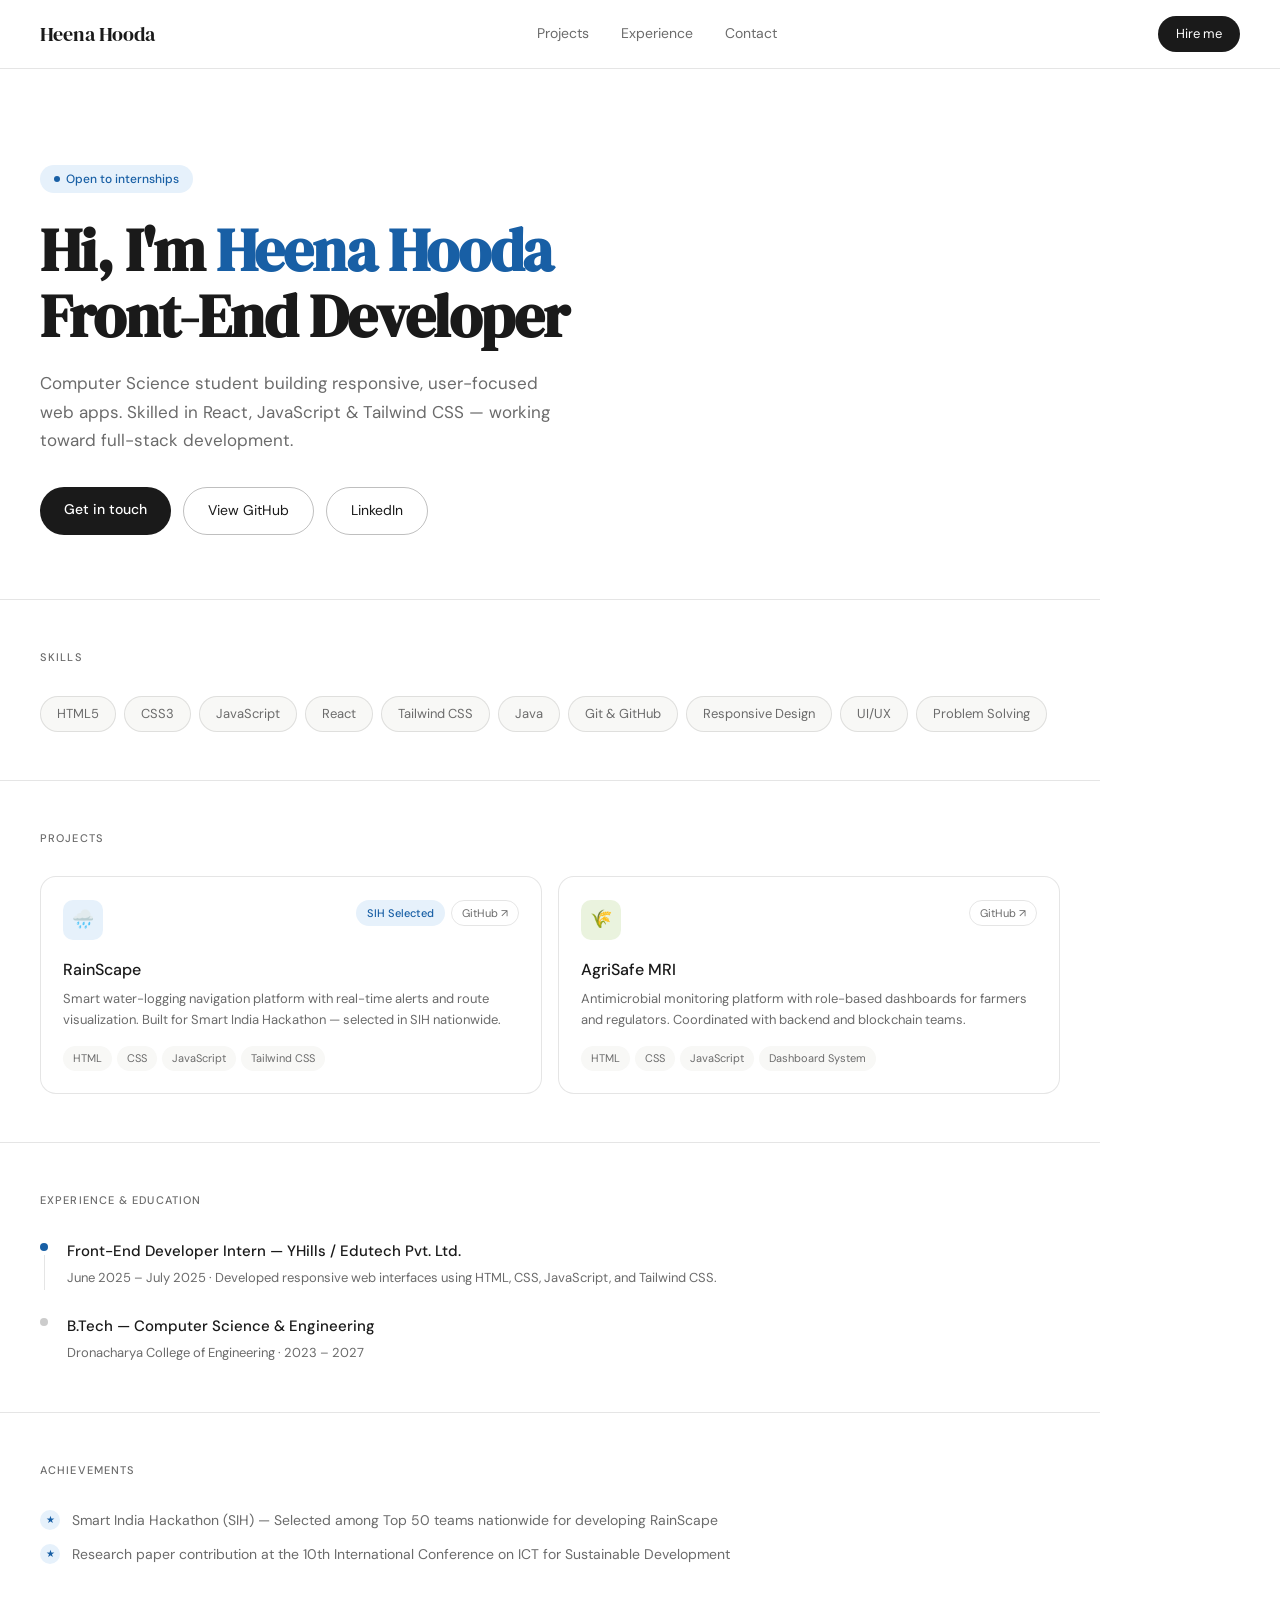
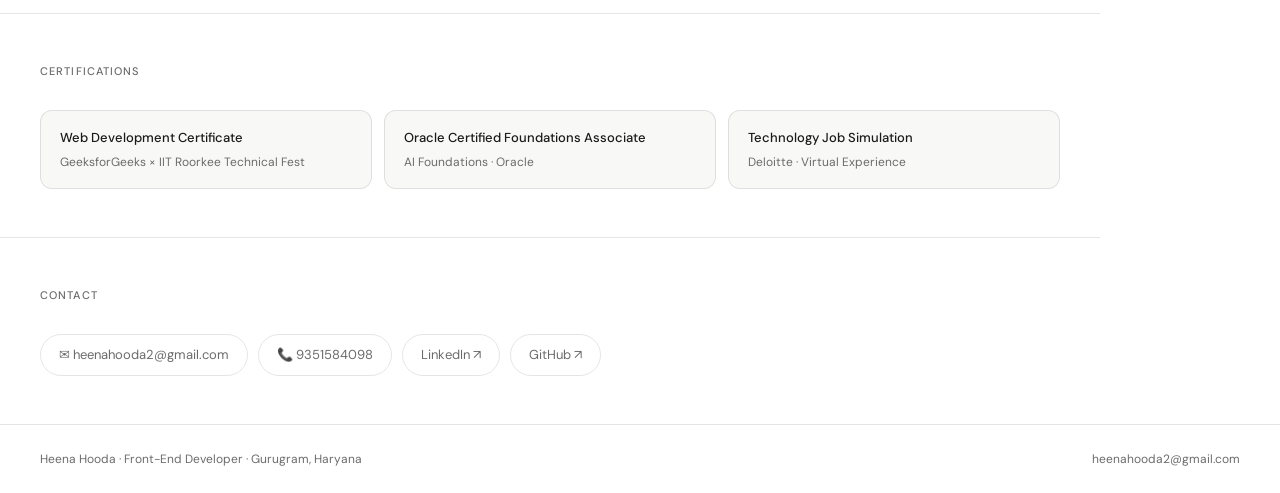
<file: heena_portfolio (1).html>
<!DOCTYPE html>
<html lang="en">
<head>
<meta charset="UTF-8">
<meta name="viewport" content="width=device-width, initial-scale=1.0">
<title>Heena Hooda — Front-End Developer</title>
<link href="https://fonts.googleapis.com/css2?family=DM+Sans:wght@300;400;500&family=DM+Serif+Display&display=swap" rel="stylesheet">
<style>
  *, *::before, *::after { margin: 0; padding: 0; box-sizing: border-box; }
  :root {
    --blue: #185FA5;
    --blue-light: #E6F1FB;
    --text: #1a1a1a;
    --muted: #6b6b6b;
    --border: rgba(0,0,0,0.1);
    --bg: #ffffff;
    --bg2: #f8f8f6;
  }
  html { scroll-behavior: smooth; }
  body { font-family: 'DM Sans', sans-serif; color: var(--text); background: var(--bg); font-size: 15px; line-height: 1.7; }
  a { text-decoration: none; color: inherit; }

  nav {
    position: sticky; top: 0; z-index: 100;
    background: rgba(255,255,255,0.92);
    backdrop-filter: blur(12px);
    border-bottom: 0.5px solid var(--border);
    display: flex; justify-content: space-between; align-items: center;
    padding: 1rem 2.5rem;
  }
  .nav-logo { font-family: 'DM Serif Display', serif; font-size: 20px; }
  .nav-links { display: flex; gap: 2rem; }
  .nav-links a { font-size: 14px; color: var(--muted); transition: color 0.2s; }
  .nav-links a:hover { color: var(--text); }
  .nav-cta { font-size: 13px; padding: 7px 18px; background: var(--text); color: white; border-radius: 100px; transition: opacity 0.2s; }
  .nav-cta:hover { opacity: 0.8; }

  .hero { padding: 6rem 2.5rem 4rem; max-width: 900px; }
  .hero-badge {
    display: inline-flex; align-items: center; gap: 6px;
    font-size: 12px; color: var(--blue); background: var(--blue-light);
    border-radius: 100px; padding: 4px 14px; margin-bottom: 1.5rem; font-weight: 500;
  }
  .hero-badge::before {
    content: ''; width: 6px; height: 6px; border-radius: 50%; background: var(--blue);
    animation: pulse 2s infinite;
  }
  @keyframes pulse { 0%,100%{opacity:1} 50%{opacity:0.3} }
  .hero h1 { font-family: 'DM Serif Display', serif; font-size: clamp(36px,6vw,60px); line-height: 1.1; letter-spacing: -1px; margin-bottom: 1.2rem; }
  .hero h1 em { font-style: normal; color: var(--blue); }
  .hero-sub { font-size: 17px; color: var(--muted); max-width: 520px; margin-bottom: 2rem; }
  .hero-btns { display: flex; gap: 12px; flex-wrap: wrap; }
  .btn-dark { background: var(--text); color: white; padding: 11px 24px; border-radius: 100px; font-size: 14px; font-weight: 500; transition: opacity 0.2s; }
  .btn-dark:hover { opacity: 0.8; }
  .btn-outline { background: transparent; color: var(--text); padding: 11px 24px; border-radius: 100px; font-size: 14px; border: 0.5px solid rgba(0,0,0,0.25); transition: border-color 0.2s; }
  .btn-outline:hover { border-color: var(--text); }

  section { padding: 3rem 2.5rem; border-top: 0.5px solid var(--border); max-width: 1100px; }
  .section-label { font-size: 11px; font-weight: 500; letter-spacing: 0.1em; text-transform: uppercase; color: var(--muted); margin-bottom: 1.8rem; }

  .skills-wrap { display: flex; flex-wrap: wrap; gap: 8px; }
  .skill { font-size: 13px; padding: 6px 16px; border-radius: 100px; border: 0.5px solid var(--border); color: var(--muted); background: var(--bg2); transition: border-color 0.2s, color 0.2s; }
  .skill:hover { border-color: var(--text); color: var(--text); }

  .projects-grid { display: grid; grid-template-columns: repeat(auto-fit, minmax(280px, 1fr)); gap: 16px; }
  .project-card { border: 0.5px solid var(--border); border-radius: 16px; padding: 1.4rem; background: var(--bg); transition: border-color 0.2s, transform 0.2s; }
  .project-card:hover { border-color: rgba(0,0,0,0.25); transform: translateY(-2px); }
  .card-top { display: flex; justify-content: space-between; align-items: flex-start; margin-bottom: 1rem; }
  .card-icon { width: 40px; height: 40px; border-radius: 10px; display: flex; align-items: center; justify-content: center; font-size: 18px; }
  .card-links { display: flex; gap: 6px; align-items: center; }
  .chip { font-size: 11px; padding: 3px 10px; border-radius: 100px; border: 0.5px solid var(--border); color: var(--muted); transition: color 0.2s; }
  .chip:hover { color: var(--text); }
  .chip-blue { background: var(--blue-light); color: var(--blue); border-color: transparent; font-weight: 500; }
  .card-title { font-size: 16px; font-weight: 500; margin-bottom: 6px; }
  .card-desc { font-size: 13px; color: var(--muted); line-height: 1.6; margin-bottom: 1rem; }
  .tag-row { display: flex; flex-wrap: wrap; gap: 5px; }
  .tag { font-size: 11px; padding: 3px 10px; border-radius: 100px; background: var(--bg2); color: var(--muted); }

  .timeline { display: flex; flex-direction: column; gap: 1.5rem; }
  .tl-item { display: flex; gap: 1.2rem; }
  .tl-left { display: flex; flex-direction: column; align-items: center; gap: 4px; padding-top: 4px; }
  .tl-dot { width: 8px; height: 8px; border-radius: 50%; background: var(--blue); flex-shrink: 0; }
  .tl-dot.gray { background: #ccc; }
  .tl-line { width: 1px; flex: 1; background: var(--border); min-height: 30px; }
  .tl-title { font-size: 15px; font-weight: 500; }
  .tl-sub { font-size: 13px; color: var(--muted); margin-top: 3px; }

  .ach-list { display: flex; flex-direction: column; gap: 12px; }
  .ach-item { display: flex; gap: 12px; align-items: flex-start; font-size: 14px; color: var(--muted); line-height: 1.6; }
  .ach-mark { width: 20px; height: 20px; border-radius: 50%; background: var(--blue-light); color: var(--blue); display: flex; align-items: center; justify-content: center; font-size: 10px; font-weight: 500; flex-shrink: 0; margin-top: 1px; }

  .cert-grid { display: grid; grid-template-columns: repeat(auto-fit, minmax(200px, 1fr)); gap: 12px; }
  .cert-card { border: 0.5px solid var(--border); border-radius: 12px; padding: 1rem 1.2rem; background: var(--bg2); }
  .cert-name { font-size: 13px; font-weight: 500; margin-bottom: 3px; }
  .cert-by { font-size: 12px; color: var(--muted); }

  .contact-chips { display: flex; flex-wrap: wrap; gap: 10px; }
  .contact-chip { display: flex; align-items: center; gap: 8px; font-size: 13px; color: var(--muted); border: 0.5px solid var(--border); padding: 9px 18px; border-radius: 100px; transition: color 0.2s, border-color 0.2s; }
  .contact-chip:hover { color: var(--text); border-color: rgba(0,0,0,0.3); }

  footer { border-top: 0.5px solid var(--border); padding: 1.5rem 2.5rem; font-size: 12px; color: var(--muted); display: flex; justify-content: space-between; flex-wrap: wrap; gap: 8px; }

  .fade-in { opacity: 0; transform: translateY(16px); transition: opacity 0.5s ease, transform 0.5s ease; }
  .fade-in.visible { opacity: 1; transform: translateY(0); }

  @media (max-width: 600px) {
    nav { padding: 1rem 1.2rem; }
    .nav-links { display: none; }
    .hero { padding: 3rem 1.2rem 2rem; }
    section { padding: 2rem 1.2rem; }
    footer { padding: 1rem 1.2rem; }
  }
</style>
</head>
<body>

<nav>
  <div class="nav-logo">Heena Hooda</div>
  <div class="nav-links">
    <a href="#projects">Projects</a>
    <a href="#experience">Experience</a>
    <a href="#contact">Contact</a>
  </div>
  <a class="nav-cta" href="mailto:heenahooda2@gmail.com">Hire me</a>
</nav>

<div class="hero fade-in">
  <div class="hero-badge">Open to internships</div>
  <h1>Hi, I'm <em>Heena Hooda</em><br>Front-End Developer</h1>
  <p class="hero-sub">Computer Science student building responsive, user-focused web apps. Skilled in React, JavaScript & Tailwind CSS — working toward full-stack development.</p>
  <div class="hero-btns">
    <a class="btn-dark" href="mailto:heenahooda2@gmail.com">Get in touch</a>
    <a class="btn-outline" href="https://github.com/heenahooda" target="_blank">View GitHub</a>
    <a class="btn-outline" href="https://linkedin.com/in/heena-hooda-870b40323" target="_blank">LinkedIn</a>
  </div>
</div>

<section class="fade-in">
  <div class="section-label">Skills</div>
  <div class="skills-wrap">
    <span class="skill">HTML5</span>
    <span class="skill">CSS3</span>
    <span class="skill">JavaScript</span>
    <span class="skill">React</span>
    <span class="skill">Tailwind CSS</span>
    <span class="skill">Java</span>
    <span class="skill">Git & GitHub</span>
    <span class="skill">Responsive Design</span>
    <span class="skill">UI/UX</span>
    <span class="skill">Problem Solving</span>
  </div>
</section>

<section id="projects" class="fade-in">
  <div class="section-label">Projects</div>
  <div class="projects-grid">
    <div class="project-card">
      <div class="card-top">
        <div class="card-icon" style="background:#E6F1FB;">🌧️</div>
        <div class="card-links">
          <span class="chip chip-blue">SIH Selected </span>
          <a class="chip" href="https://github.com/heenahooda/rainyscape-" target="_blank">GitHub ↗</a>
        </div>
      </div>
      <div class="card-title">RainScape</div>
      <div class="card-desc">Smart water-logging navigation platform with real-time alerts and route visualization. Built for Smart India Hackathon — selected in SIH nationwide.</div>
      <div class="tag-row">
        <span class="tag">HTML</span><span class="tag">CSS</span><span class="tag">JavaScript</span><span class="tag">Tailwind CSS</span>
      </div>
    </div>
    <div class="project-card">
      <div class="card-top">
        <div class="card-icon" style="background:#EAF3DE;">🌾</div>
        <div class="card-links">
          <a class="chip" href="#" target="_blank">GitHub ↗</a>
        </div>
      </div>
      <div class="card-title">AgriSafe MRI</div>
      <div class="card-desc">Antimicrobial monitoring platform with role-based dashboards for farmers and regulators. Coordinated with backend and blockchain teams.</div>
      <div class="tag-row">
        <span class="tag">HTML</span><span class="tag">CSS</span><span class="tag">JavaScript</span><span class="tag">Dashboard System</span>
      </div>
    </div>
  </div>
</section>

<section id="experience" class="fade-in">
  <div class="section-label">Experience & Education</div>
  <div class="timeline">
    <div class="tl-item">
      <div class="tl-left"><div class="tl-dot"></div><div class="tl-line"></div></div>
      <div>
        <div class="tl-title">Front-End Developer Intern — YHills / Edutech Pvt. Ltd.</div>
        <div class="tl-sub">June 2025 – July 2025 · Developed responsive web interfaces using HTML, CSS, JavaScript, and Tailwind CSS.</div>
      </div>
    </div>
    <div class="tl-item">
      <div class="tl-left"><div class="tl-dot gray"></div></div>
      <div>
        <div class="tl-title">B.Tech — Computer Science & Engineering</div>
        <div class="tl-sub">Dronacharya College of Engineering · 2023 – 2027</div>
      </div>
    </div>
  </div>
</section>

<section class="fade-in">
  <div class="section-label">Achievements</div>
  <div class="ach-list">
    <div class="ach-item"><div class="ach-mark">★</div>Smart India Hackathon (SIH) — Selected among Top 50 teams nationwide for developing RainScape</div>
    <div class="ach-item"><div class="ach-mark">★</div>Research paper contribution at the 10th International Conference on ICT for Sustainable Development</div>
  </div>
</section>

<section class="fade-in">
  <div class="section-label">Certifications</div>
  <div class="cert-grid">
    <div class="cert-card"><div class="cert-name">Web Development Certificate</div><div class="cert-by">GeeksforGeeks × IIT Roorkee Technical Fest</div></div>
    <div class="cert-card"><div class="cert-name">Oracle Certified Foundations Associate</div><div class="cert-by">AI Foundations · Oracle</div></div>
    <div class="cert-card"><div class="cert-name">Technology Job Simulation</div><div class="cert-by">Deloitte · Virtual Experience</div></div>
  </div>
</section>

<section id="contact" class="fade-in">
  <div class="section-label">Contact</div>
  <div class="contact-chips">
    <a class="contact-chip" href="mailto:heenahooda2@gmail.com">✉ heenahooda2@gmail.com</a>
    <a class="contact-chip" href="tel:9351284098">📞 9351584098</a>
    <a class="contact-chip" href="https://linkedin.com/in/heena-hooda-870b40323" target="_blank">LinkedIn ↗</a>
    <a class="contact-chip" href="https://github.com/heenahooda/rainyscape-" target="_blank">GitHub ↗</a>
  </div>
</section>

<footer>
  <span>Heena Hooda · Front-End Developer · Gurugram, Haryana</span>
  <span>heenahooda2@gmail.com</span>
</footer>

<script>
  const observer = new IntersectionObserver((entries) => {
    entries.forEach(e => { if (e.isIntersecting) e.target.classList.add('visible'); });
  }, { threshold: 0.1 });
  document.querySelectorAll('.fade-in').forEach(el => observer.observe(el));
</script>

</body>
</html>
</file>
